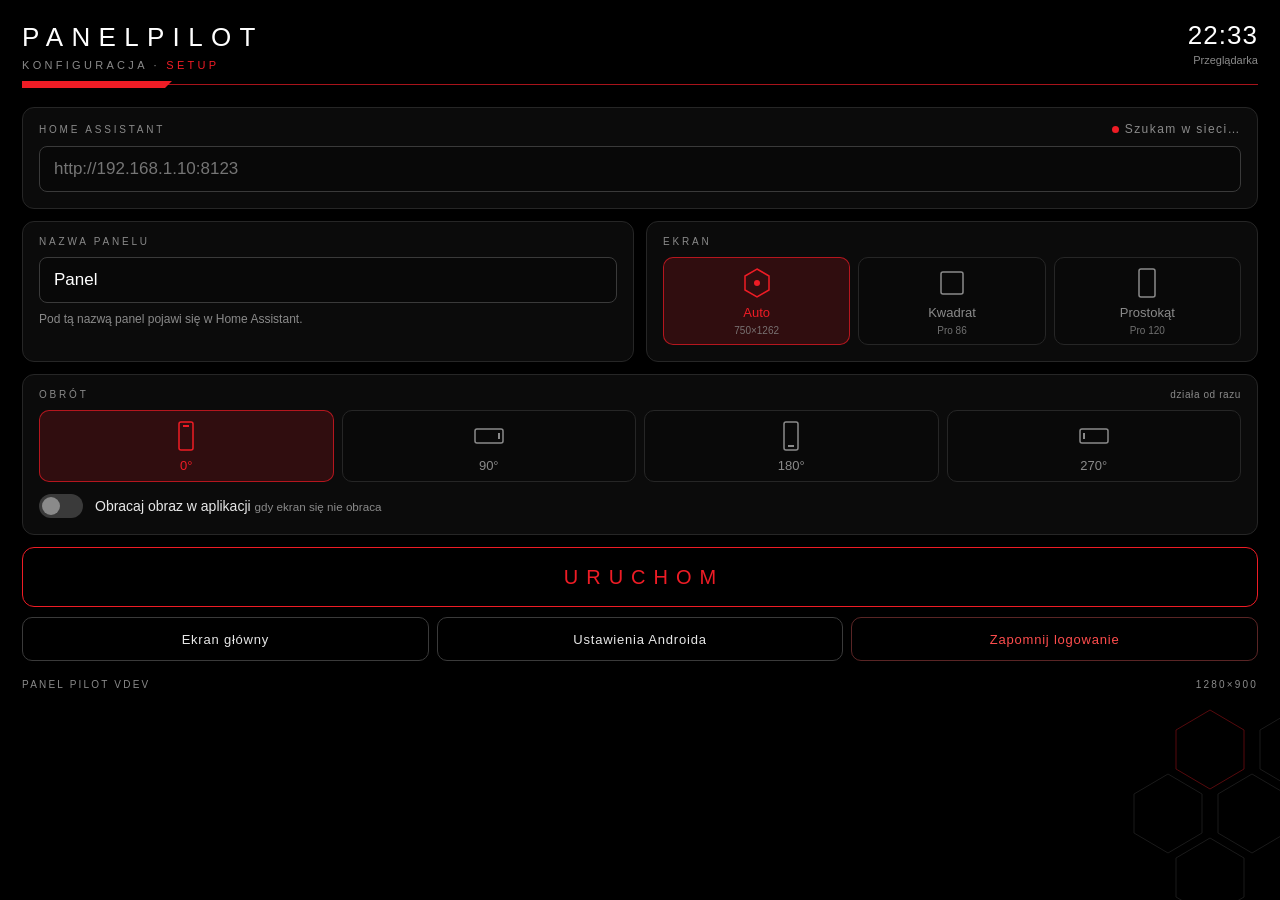
<file: android/app/src/main/assets/setup.html>
<!doctype html>
<html lang="pl">
<head>
<meta charset="utf-8">
<meta name="viewport" content="width=device-width,initial-scale=1,maximum-scale=1,user-scalable=no">
<title>Panel Pilot – konfiguracja</title>
<style>
:root {
  --bg: #000;
  --card: #0b0b0b;
  --card-on: #161616;
  --line: #262626;
  --line-2: #3a3a3a;
  --text: #e8e8e8;
  --bright: #fff;
  --muted: #8a8a8a;
  --ok: #5fd3a0;
  --err: #ff4d4d;
  --a: #ee1c25;
  --a-soft: rgba(238,28,37,.16);
  --a-line: rgba(238,28,37,.7);
  --sans: "Roboto", "Segoe UI", sans-serif;
  --mono: "Roboto Mono", "DejaVu Sans Mono", monospace;
}
* { box-sizing: border-box; -webkit-tap-highlight-color: transparent; }
html, body { margin: 0; height: 100%; background: var(--bg); color: var(--text); font-family: var(--sans); overflow: hidden; }
body { user-select: none; transition: background .3s; }

#stage { position: fixed; inset: 0; overflow: hidden; }
body.r90 #stage, body.r270 #stage { width: 100vh; height: 100vw; left: 50%; top: 50%; inset: auto; }
body.r90 #stage { transform: translate(-50%, -50%) rotate(90deg); }
body.r270 #stage { transform: translate(-50%, -50%) rotate(-90deg); }
body.r180 #stage { transform: rotate(180deg); }

/* delikatne sześciokąty w rogu */
.hexes { position: absolute; right: -50px; bottom: -70px; width: 300px; height: 300px; pointer-events: none; opacity: .45; }
.hexes path { fill: none; stroke: var(--line-2); stroke-width: 1; }
.hexes path.a { stroke: var(--a); opacity: .8; }

#scroll { position: absolute; inset: 0; overflow-y: auto; padding: 22px 22px 28px; }

header { display: flex; align-items: flex-start; gap: 16px; margin-bottom: 22px; padding-bottom: 14px; position: relative; }
header::before { content: ""; position: absolute; left: 0; right: 0; bottom: 0; height: 1px; background: var(--a-line); }
header::after { content: ""; position: absolute; left: 0; bottom: -3px; width: 150px; height: 7px; background: var(--a); clip-path: polygon(0 0, 100% 0, calc(100% - 7px) 100%, 0 100%); }
.title { flex: 1; min-width: 0; }
.title h1 { margin: 0; font-size: 26px; font-weight: 300; letter-spacing: .32em; color: var(--bright); }
.title .sub { margin-top: 6px; font-size: 11px; letter-spacing: .3em; color: var(--muted); text-transform: uppercase; }
.title .sub b { color: var(--a); font-weight: 400; }
.meta { text-align: right; font-size: 11px; color: var(--muted); line-height: 1.6; position: relative; }
.meta .clock { font-size: 26px; font-weight: 300; color: var(--bright); letter-spacing: .04em; line-height: 1; margin-bottom: 4px; }

.grid { display: grid; grid-template-columns: 1fr; gap: 12px; position: relative; }
@media (min-aspect-ratio: 5/4) {
  .grid { grid-template-columns: 1fr 1fr; }
  .wide { grid-column: 1 / -1; }
}

.card { background: var(--card); border: 1px solid var(--line); border-radius: 12px; padding: 14px 16px 16px; }
.cap { display: flex; justify-content: space-between; align-items: center; font-size: 10px; letter-spacing: .28em; text-transform: uppercase; color: var(--muted); margin-bottom: 10px; }
.cap .st { letter-spacing: .12em; text-transform: none; font-size: 12px; display: flex; align-items: center; gap: 6px; }
.cap .st::before { content: ""; width: 7px; height: 7px; border-radius: 50%; background: var(--muted); }
.cap .st.searching::before { background: var(--a); animation: pulse 1.2s ease-in-out infinite; }
.cap .st.found { color: var(--ok); }
.cap .st.found::before { background: var(--ok); }
@keyframes pulse { 50% { opacity: .2; } }

input[type=text], input[type=url] {
  width: 100%; height: 46px; padding: 0 14px; background: rgba(0,0,0,.25); color: var(--bright);
  border: 1px solid var(--line-2); border-radius: 8px; font: 17px var(--sans); outline: none; user-select: text;
}
input:focus { border-color: var(--a); background: var(--a-soft); }
input.bad { border-color: var(--err); }
.err { color: var(--err); font-size: 13px; margin-top: 6px; }
.err:empty { display: none; }
.hint { margin: 8px 0 0; font-size: 12px; color: var(--muted); line-height: 1.45; }

.found { display: grid; gap: 8px; margin-bottom: 10px; }
.found:empty { display: none; }
.host { display: flex; align-items: center; gap: 12px; min-height: 54px; padding: 8px 14px; background: rgba(0,0,0,.2); border: 1px solid var(--line-2); border-radius: 10px; color: var(--text); font: inherit; text-align: left; width: 100%; }
.host svg { width: 22px; height: 25px; flex: none; }
.host svg path { fill: none; stroke: var(--muted); stroke-width: 1.5; }
.host .n { font-size: 16px; color: var(--bright); }
.host .a { font-size: 12px; color: var(--muted); font-family: var(--mono); }
.host .tag { margin-left: auto; font-size: 11px; color: var(--ok); }
.host.on { border-color: var(--a-line); background: var(--a-soft); }
.host.on svg path { stroke: var(--a); }

.opts { display: grid; gap: 8px; }
.opts.three { grid-template-columns: repeat(3, 1fr); }
.opts.four { grid-template-columns: repeat(4, 1fr); }
.opt { display: flex; flex-direction: column; align-items: center; justify-content: center; gap: 5px; min-height: 84px; padding: 8px 4px; background: rgba(0,0,0,.2); color: var(--muted); border: 1px solid var(--line); border-radius: 10px; font: 13px var(--sans); }
.opt small { font-size: 10px; color: var(--muted); opacity: .8; }
.opt svg { width: 34px; height: 34px; }
.opt svg .s { fill: none; stroke: currentColor; stroke-width: 1.5; }
.opt svg .d { fill: currentColor; }
.opt.on { color: var(--a); border-color: var(--a-line); background: var(--a-soft); }
.opts.four .opt { min-height: 70px; }

.toggle { display: flex; align-items: center; gap: 12px; margin-top: 12px; font-size: 14px; }
.sw { width: 44px; height: 24px; flex: none; border-radius: 12px; background: var(--line-2); position: relative; transition: background .2s; }
.sw::after { content: ""; position: absolute; top: 3px; left: 3px; width: 18px; height: 18px; border-radius: 50%; background: var(--muted); transition: left .2s, background .2s; }
.toggle.on .sw { background: var(--a-soft); box-shadow: inset 0 0 0 1px var(--a-line); }
.toggle.on .sw::after { left: 23px; background: var(--a); }
.toggle small { color: var(--muted); }

.engage { display: block; width: 100%; height: 60px; background: transparent; color: var(--a); border: 1px solid var(--a); border-radius: 12px; font: 300 20px var(--sans); letter-spacing: .4em; text-indent: .4em; }
.engage:active { background: var(--a-soft); }
.row { display: grid; grid-template-columns: repeat(auto-fit, minmax(150px, 1fr)); gap: 8px; margin-top: 10px; }
.sec { min-height: 44px; background: transparent; color: var(--text); border: 1px solid var(--line-2); border-radius: 10px; font: 13px var(--sans); letter-spacing: .06em; }
.sec.danger { color: var(--err); border-color: rgba(255,107,107,.35); }
.sec:active { background: var(--card-on); }

footer { display: flex; justify-content: space-between; margin-top: 18px; font-size: 10px; letter-spacing: .22em; color: var(--muted); text-transform: uppercase; position: relative; }

#modal { position: absolute; inset: 0; background: rgba(0,0,0,.82); display: none; align-items: center; justify-content: center; padding: 20px; z-index: 5; }
#modal.show { display: flex; }
.box { width: min(420px, 100%); background: #0b0b0b; border: 1px solid var(--line-2); border-radius: 14px; padding: 20px; }
.box h3 { margin: 0 0 8px; font-weight: 400; font-size: 18px; color: var(--bright); }
.box p { margin: 0 0 16px; font-size: 15px; line-height: 1.45; color: var(--text); }
.box .row { margin: 0; }
</style>
</head>
<body>
<div id="stage">
  <svg class="hexes" viewBox="0 0 300 300" aria-hidden="true">
    <path class="a" d="M180 40l34 20v39l-34 20-34-20V60z"/>
    <path d="M222 104l34 20v39l-34 20-34-20v-39z"/>
    <path d="M138 104l34 20v39l-34 20-34-20v-39z"/>
    <path d="M264 40l34 20v39l-34 20-34-20V60z"/>
    <path d="M180 168l34 20v39l-34 20-34-20v-39z"/>
  </svg>
  <div id="scroll">
    <header>
      <div class="title">
        <h1>PANELPILOT</h1>
        <div class="sub">Konfiguracja · <b>Setup</b></div>
      </div>
      <div class="meta">
        <div class="clock" id="clock">--:--</div>
        <div id="model"></div>
      </div>
    </header>

    <div class="grid">
      <div class="card wide">
        <div class="cap"><span>Home Assistant</span><span class="st searching" id="scan">Szukam w sieci…</span></div>
        <div class="found" id="found"></div>
        <input id="url" type="url" inputmode="url" autocomplete="off" autocapitalize="off" spellcheck="false" placeholder="http://192.168.1.10:8123">
        <div class="err" id="urlErr"></div>
      </div>

      <div class="card">
        <div class="cap"><span>Nazwa panelu</span></div>
        <input id="name" type="text" autocomplete="off" maxlength="40" placeholder="Kuchnia">
        <p class="hint">Pod tą nazwą panel pojawi się w Home Assistant.</p>
      </div>

      <div class="card">
        <div class="cap"><span>Ekran</span></div>
        <div class="opts three" id="shape">
          <button class="opt" data-v="auto"><svg viewBox="0 0 34 34"><path class="s" d="M17 3l12 7v14l-12 7-12-7V10z"/><circle class="d" cx="17" cy="17" r="3"/></svg>Auto<small id="det"></small></button>
          <button class="opt" data-v="square"><svg viewBox="0 0 34 34"><rect class="s" x="6" y="6" width="22" height="22" rx="2"/></svg>Kwadrat<small>Pro 86</small></button>
          <button class="opt" data-v="rect"><svg viewBox="0 0 34 34"><rect class="s" x="9" y="3" width="16" height="28" rx="2"/></svg>Prostokąt<small>Pro 120</small></button>
        </div>
      </div>

      <div class="card wide">
        <div class="cap"><span>Obrót</span><span style="letter-spacing:.06em;text-transform:none">działa od razu</span></div>
        <div class="opts four" id="rot">
          <button class="opt" data-v="0"><svg viewBox="0 0 34 34"><rect class="s" x="10" y="3" width="14" height="28" rx="2"/><rect class="d" x="14" y="6" width="6" height="2"/></svg>0°</button>
          <button class="opt" data-v="90"><svg viewBox="0 0 34 34"><rect class="s" x="3" y="10" width="28" height="14" rx="2"/><rect class="d" x="26" y="14" width="2" height="6"/></svg>90°</button>
          <button class="opt" data-v="180"><svg viewBox="0 0 34 34"><rect class="s" x="10" y="3" width="14" height="28" rx="2"/><rect class="d" x="14" y="26" width="6" height="2"/></svg>180°</button>
          <button class="opt" data-v="270"><svg viewBox="0 0 34 34"><rect class="s" x="3" y="10" width="28" height="14" rx="2"/><rect class="d" x="6" y="14" width="2" height="6"/></svg>270°</button>
        </div>
        <div class="toggle" id="css"><div class="sw"></div><span>Obracaj obraz w aplikacji <small>gdy ekran się nie obraca</small></span></div>
      </div>

      <div class="wide">
        <button class="engage" id="go">URUCHOM</button>
        <div class="row">
          <button class="sec" id="home">Ekran główny</button>
          <button class="sec" id="android">Ustawienia Androida</button>
          <button class="sec danger" id="forget" hidden>Zapomnij logowanie</button>
        </div>
      </div>
    </div>

    <footer><span id="ver"></span><span id="dims"></span></footer>
  </div>

  <div id="modal">
    <div class="box">
      <h3>Zapomnieć logowanie?</h3>
      <p>Panel trzeba będzie sparować z Home Assistant od nowa.</p>
      <div class="row"><button class="sec" id="no">Anuluj</button><button class="sec danger" id="yes">Usuń</button></div>
    </div>
  </div>
</div>

<script>
'use strict';
// Most do aplikacji (window.Setup). Bez niego, np. w przeglądarce, strona działa na danych pokazowych.
const N = window.Setup || {
  info: () => JSON.stringify({ url: '', name: 'Panel', shape: 'auto', rotation: 0, cssRotation: false, accent: 'red', width: 750, height: 1262, kind: 'prostokąt', model: 'Przeglądarka', version: 'dev', configured: true, scan: 'searching', found: [] }),
  rotate: () => {}, save: () => '', home: () => {}, system: () => {}, forget: () => {},
};
const $ = id => document.getElementById(id);
const info = JSON.parse(N.info());
const state = { shape: info.shape, rotation: info.rotation, css: info.cssRotation };

$('url').value = info.url;
$('name').value = info.name;
$('model').textContent = info.model;
$('ver').textContent = 'Panel Pilot v' + info.version;
$('det').textContent = info.width + '×' + info.height;
$('forget').hidden = !info.configured;

function tick() {
  const d = new Date();
  $('clock').textContent = String(d.getHours()).padStart(2, '0') + ':' + String(d.getMinutes()).padStart(2, '0');
  $('dims').textContent = innerWidth + '×' + innerHeight;
}
tick();
setInterval(tick, 5000);
addEventListener('resize', tick);

function pick(groupId, value) {
  for (const b of $(groupId).children) b.classList.toggle('on', b.dataset.v === String(value));
}
function paint() {
  document.body.className = state.css && state.rotation ? 'r' + state.rotation : '';
  pick('rot', state.rotation);
  $('css').classList.toggle('on', state.css);
}
function applyRotation() {
  paint();
  N.rotate(state.rotation, state.css);
}
pick('shape', state.shape);
applyRotation();

$('shape').addEventListener('click', e => {
  const b = e.target.closest('.opt');
  if (b) { state.shape = b.dataset.v; pick('shape', state.shape); }
});
$('rot').addEventListener('click', e => {
  const b = e.target.closest('.opt');
  if (b) { state.rotation = +b.dataset.v; applyRotation(); }
});
$('css').addEventListener('click', () => { state.css = !state.css; applyRotation(); });

// ---- wyszukiwanie HA ----
const seen = new Set();
function markHosts() {
  for (const b of $('found').children) b.classList.toggle('on', b.dataset.a === $('url').value.trim());
}
window.onFound = (name, address) => {
  if (seen.has(address)) return;
  seen.add(address);
  const b = document.createElement('button');
  b.className = 'host';
  b.dataset.a = address;
  b.innerHTML = '<svg viewBox="0 0 22 25"><path d="M11 1.5l9 5.2v11.6l-9 5.2-9-5.2V6.7z"/></svg><div><div class="n"></div><div class="a"></div></div><span class="tag">● online</span>';
  b.querySelector('.n').textContent = name;
  b.querySelector('.a').textContent = address;
  b.onclick = () => { $('url').value = address; clearErr(); markHosts(); };
  $('found').appendChild(b);
  if (!$('url').value.trim()) $('url').value = address;
  markHosts();
  window.onScan('found');
};
window.onScan = s => {
  const el = $('scan');
  el.className = 'st ' + s;
  el.textContent = s === 'searching' ? 'Szukam w sieci…'
    : s === 'found' ? 'Znaleziono: ' + seen.size
    : s === 'failed' ? 'Wpisz adres ręcznie'
    : 'Nie znaleziono – wpisz adres';
};
for (const f of info.found) window.onFound(f.name, f.address);
window.onScan(info.found.length ? 'found' : info.scan);
if (!window.Setup) setTimeout(() => window.onFound('Dom', 'http://192.168.1.10:8123'), 1200);

$('url').addEventListener('input', () => { clearErr(); markHosts(); });
function clearErr() { $('url').classList.remove('bad'); $('urlErr').textContent = ''; }

// ---- akcje ----
$('go').onclick = () => {
  const err = N.save(JSON.stringify({ url: $('url').value, name: $('name').value, shape: state.shape, rotation: state.rotation, cssRotation: state.css }));
  if (err) {
    $('url').classList.add('bad');
    $('urlErr').textContent = err;
    $('url').focus();
  }
};
$('home').onclick = () => N.home();
$('android').onclick = () => N.system();
$('forget').onclick = () => $('modal').classList.add('show');
$('no').onclick = () => $('modal').classList.remove('show');
$('yes').onclick = () => { N.forget(); $('modal').classList.remove('show'); };
</script>
</body>
</html>
</file>
